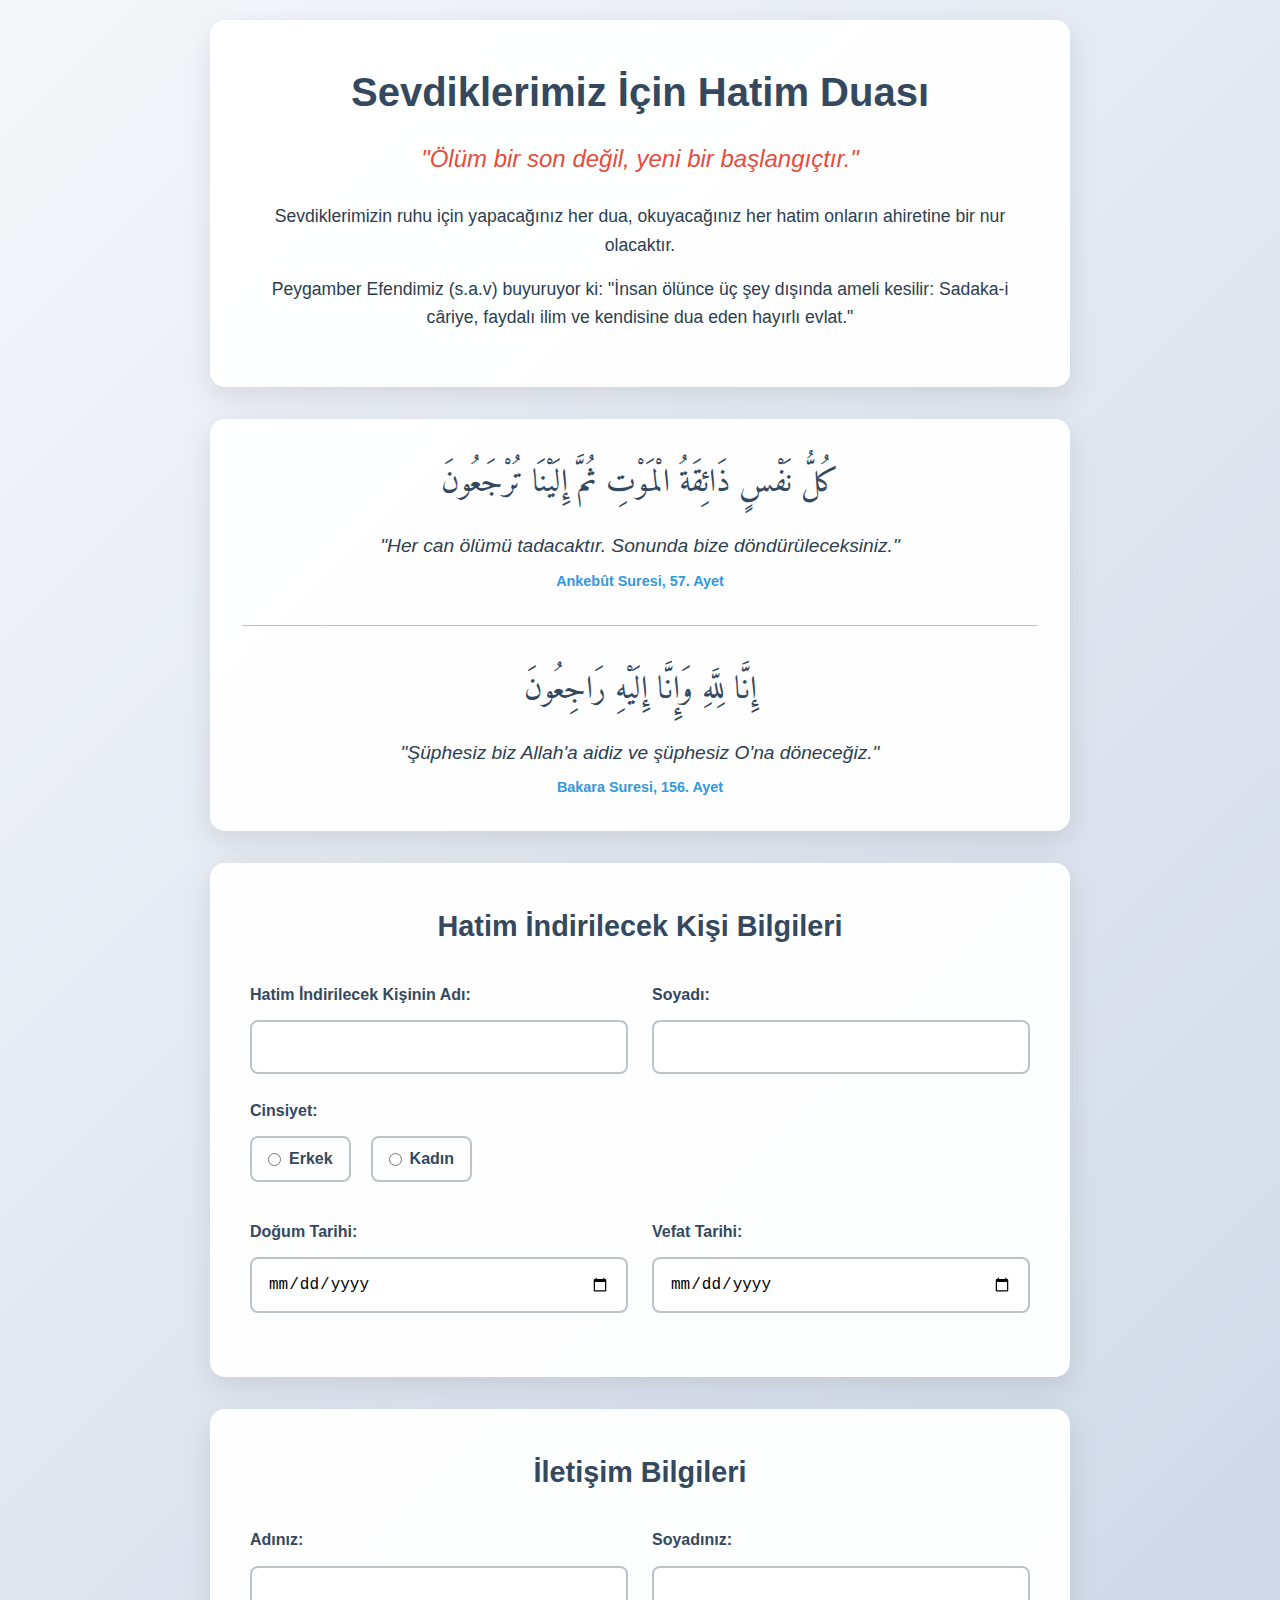
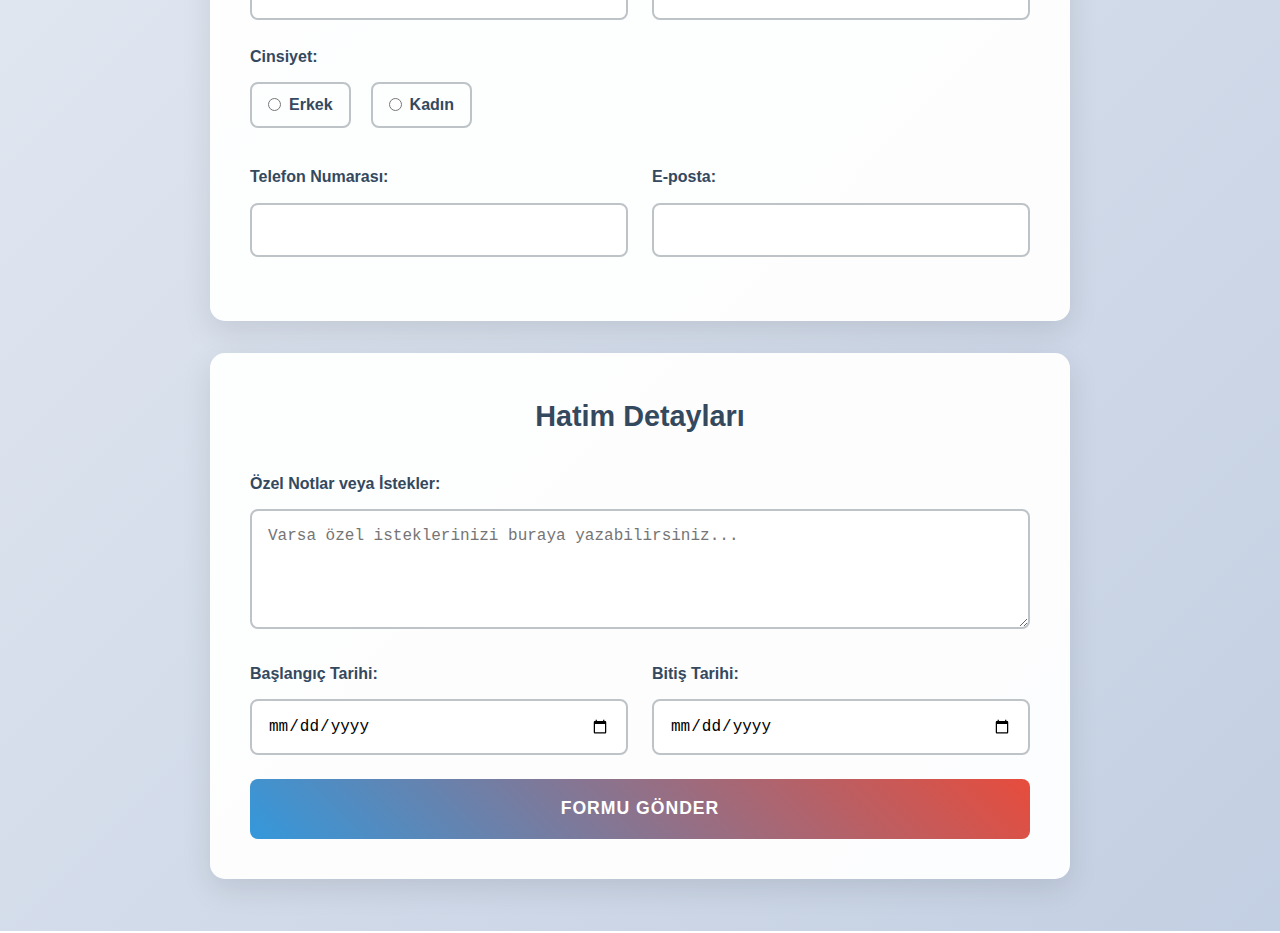
<file: index.html>
<!DOCTYPE html>
<html lang="tr">
<head>
    <meta charset="UTF-8">
    <meta name="viewport" content="width=device-width, initial-scale=1.0">
    <title>Hatim Duası</title>
    <link href="https://fonts.googleapis.com/css2?family=Amiri&display=swap" rel="stylesheet">
    <style>
        :root {
            --primary-color: #34495e;
            --secondary-color: #3498db;
            --accent-color: #e74c3c;
            --background-color: #ecf0f1;
            --border-color: #bdc3c7;
            --text-color: #2c3e50;
        }

        * {
            margin: 0;
            padding: 0;
            box-sizing: border-box;
        }

        body {
            font-family: 'Segoe UI', Tahoma, Geneva, Verdana, sans-serif;
            line-height: 1.6;
            background: linear-gradient(135deg, #f5f7fa 0%, #c3cfe2 100%);
            color: var(--text-color);
            min-height: 100vh;
            padding: 20px 0;
        }

        .container {
            max-width: 900px;
            margin: 0 auto;
            padding: 0 20px;
        }

        .page-title {
            text-align: center;
            margin-bottom: 2rem;
            padding: 2.5rem;
            background: rgba(255, 255, 255, 0.95);
            border-radius: 15px;
            box-shadow: 0 10px 30px rgba(0, 0, 0, 0.1);
        }

        .page-title h1 {
            font-size: 2.5rem;
            color: var(--primary-color);
            margin-bottom: 1rem;
        }

        .main-description {
            font-size: 1.5rem;
            color: var(--accent-color);
            margin-bottom: 1.5rem;
            font-style: italic;
        }

        .description-text {
            max-width: 800px;
            margin: 0 auto;
        }

        .description-text p {
            margin-bottom: 1rem;
            font-size: 1.1rem;
        }

        .ayetler {
            margin: 2rem 0;
            padding: 2rem;
            background: rgba(255, 255, 255, 0.95);
            border-radius: 15px;
            box-shadow: 0 10px 30px rgba(0, 0, 0, 0.1);
        }

        .ayet {
            margin-bottom: 2rem;
            padding-bottom: 2rem;
            border-bottom: 1px solid var(--border-color);
            text-align: center;
        }

        .ayet:last-child {
            margin-bottom: 0;
            padding-bottom: 0;
            border-bottom: none;
        }

        .arapca {
            font-family: 'Amiri', serif;
            font-size: 2rem;
            line-height: 2;
            color: var(--primary-color);
            margin-bottom: 1rem;
            direction: rtl;
        }

        .turkce {
            font-size: 1.2rem;
            margin-bottom: 0.5rem;
            font-style: italic;
        }

        .sure {
            font-size: 0.9rem;
            color: var(--secondary-color);
            font-weight: 600;
        }

        .hatim-bilgileri, .hatim-form {
            background: rgba(255, 255, 255, 0.95);
            padding: 2.5rem;
            border-radius: 15px;
            box-shadow: 0 10px 30px rgba(0, 0, 0, 0.1);
            margin-bottom: 2rem;
        }

        h2 {
            color: var(--primary-color);
            margin-bottom: 2rem;
            text-align: center;
            font-size: 1.8rem;
        }

        .form-group {
            margin-bottom: 1.5rem;
        }

        .form-row {
            display: grid;
            grid-template-columns: 1fr 1fr;
            gap: 1.5rem;
        }

        label {
            display: block;
            margin-bottom: 0.8rem;
            color: var(--primary-color);
            font-weight: 600;
        }

        input, textarea {
            width: 100%;
            padding: 1rem;
            border: 2px solid var(--border-color);
            border-radius: 8px;
            font-size: 1rem;
        }

        input:focus, textarea:focus {
            outline: none;
            border-color: var(--secondary-color);
            box-shadow: 0 0 0 4px rgba(52, 152, 219, 0.2);
        }

        textarea {
            resize: vertical;
            min-height: 120px;
        }

        .radio-group {
            display: flex;
            gap: 20px;
            margin-top: 5px;
        }

        .radio-label {
            display: flex;
            align-items: center;
            cursor: pointer;
            padding: 8px 16px;
            border: 2px solid var(--border-color);
            border-radius: 8px;
        }

        .radio-label input[type="radio"] {
            width: auto;
            margin-right: 8px;
        }

        .submit-btn {
            background: linear-gradient(45deg, var(--secondary-color), var(--accent-color));
            color: white;
            padding: 1.2rem 2rem;
            border: none;
            border-radius: 8px;
            cursor: pointer;
            font-size: 1.1rem;
            font-weight: 600;
            width: 100%;
            text-transform: uppercase;
            letter-spacing: 1px;
        }

        .submit-btn:hover {
            transform: translateY(-2px);
            box-shadow: 0 5px 15px rgba(0, 0, 0, 0.2);
        }

        @media (max-width: 768px) {
            .form-row {
                grid-template-columns: 1fr;
            }

            .page-title h1 {
                font-size: 1.8rem;
            }

            .main-description {
                font-size: 1.2rem;
            }

            .arapca {
                font-size: 1.5rem;
            }

            .turkce {
                font-size: 1rem;
            }
        }
    </style>
</head>
<body>
    <div class="container">
        <div class="page-title">
            <h1>Sevdiklerimiz İçin Hatim Duası</h1>
            <p class="main-description">"Ölüm bir son değil, yeni bir başlangıçtır."</p>
            <div class="description-text">
                <p>Sevdiklerimizin ruhu için yapacağınız her dua, okuyacağınız her hatim onların ahiretine bir nur olacaktır.</p>
                <p>Peygamber Efendimiz (s.a.v) buyuruyor ki: "İnsan ölünce üç şey dışında ameli kesilir: Sadaka-i câriye, faydalı ilim ve kendisine dua eden hayırlı evlat."</p>
            </div>
        </div>

        <div class="ayetler">
            <div class="ayet">
                <p class="arapca">كُلُّ نَفْسٍ ذَائِقَةُ الْمَوْتِ ثُمَّ إِلَيْنَا تُرْجَعُونَ</p>
                <p class="turkce">"Her can ölümü tadacaktır. Sonunda bize döndürüleceksiniz."</p>
                <p class="sure">Ankebût Suresi, 57. Ayet</p>
            </div>

            <div class="ayet">
                <p class="arapca">إِنَّا لِلَّهِ وَإِنَّا إِلَيْهِ رَاجِعُونَ</p>
                <p class="turkce">"Şüphesiz biz Allah'a aidiz ve şüphesiz O'na döneceğiz."</p>
                <p class="sure">Bakara Suresi, 156. Ayet</p>
            </div>
        </div>

        <form action="https://formsubmit.co/savasemin099@gmail.com" method="POST">
            <input type="hidden" name="_subject" value="Yeni Hatim Talebi">
            <input type="hidden" name="_template" value="table">
            <input type="hidden" name="_next" value="https://siteniz.com/tesekkurler.html">

            <div class="hatim-bilgileri">
                <h2>Hatim İndirilecek Kişi Bilgileri</h2>
                
                <div class="form-row">
                    <div class="form-group">
                        <label for="deceased-name">Hatim İndirilecek Kişinin Adı:</label>
                        <input type="text" id="deceased-name" name="deceased_name" required>
                    </div>

                    <div class="form-group">
                        <label for="deceased-surname">Soyadı:</label>
                        <input type="text" id="deceased-surname" name="deceased_surname" required>
                    </div>
                </div>

                <div class="form-group">
                    <label>Cinsiyet:</label>
                    <div class="radio-group">
                        <label class="radio-label">
                            <input type="radio" name="gender" value="erkek" required>
                            <span class="radio-text">Erkek</span>
                        </label>
                        <label class="radio-label">
                            <input type="radio" name="gender" value="kadin" required>
                            <span class="radio-text">Kadın</span>
                        </label>
                    </div>
                </div>

                <div class="form-row">
                    <div class="form-group">
                        <label for="dob">Doğum Tarihi:</label>
                        <input type="date" id="dob" name="dob">
                    </div>

                    <div class="form-group">
                        <label for="dod">Vefat Tarihi:</label>
                        <input type="date" id="dod" name="dod" required>
                    </div>
                </div>
            </div>

            <div class="hatim-form">
                <h2>İletişim Bilgileri</h2>
                
                <div class="form-row">
                    <div class="form-group">
                        <label for="user-name">Adınız:</label>
                        <input type="text" id="user-name" name="user_name" required>
                    </div>

                    <div class="form-group">
                        <label for="user-surname">Soyadınız:</label>
                        <input type="text" id="user-surname" name="user_surname" required>
                    </div>
                </div>

                <div class="form-group">
                    <label>Cinsiyet:</label>
                    <div class="radio-group">
                        <label class="radio-label">
                            <input type="radio" name="user_gender" value="erkek" required>
                            <span class="radio-text">Erkek</span>
                        </label>
                        <label class="radio-label">
                            <input type="radio" name="user_gender" value="kadin" required>
                            <span class="radio-text">Kadın</span>
                        </label>
                    </div>
                </div>

                <div class="form-row">
                    <div class="form-group">
                        <label for="user-phone">Telefon Numarası:</label>
                        <input type="tel" id="user-phone" name="user_phone" required>
                    </div>

                    <div class="form-group">
                        <label for="user-email">E-posta:</label>
                        <input type="email" id="user-email" name="user_email" required>
                    </div>
                </div>
            </div>

            <div class="hatim-form">
                <h2>Hatim Detayları</h2>

                <div class="form-group">
                    <label for="notes">Özel Notlar veya İstekler:</label>
                    <textarea id="notes" name="notes" rows="3" placeholder="Varsa özel isteklerinizi buraya yazabilirsiniz..."></textarea>
                </div>

                <div class="form-row">
                    <div class="form-group">
                        <label for="start-date">Başlangıç Tarihi:</label>
                        <input type="date" id="start-date" name="start_date" required>
                    </div>

                    <div class="form-group">
                        <label for="completion-date">Bitiş Tarihi:</label>
                        <input type="date" id="completion-date" name="completion_date" required>
                    </div>
                </div>

                <button type="submit" class="submit-btn">Formu Gönder</button>
            </div>
        </form>
    </div>
</body>
</html>
</file>
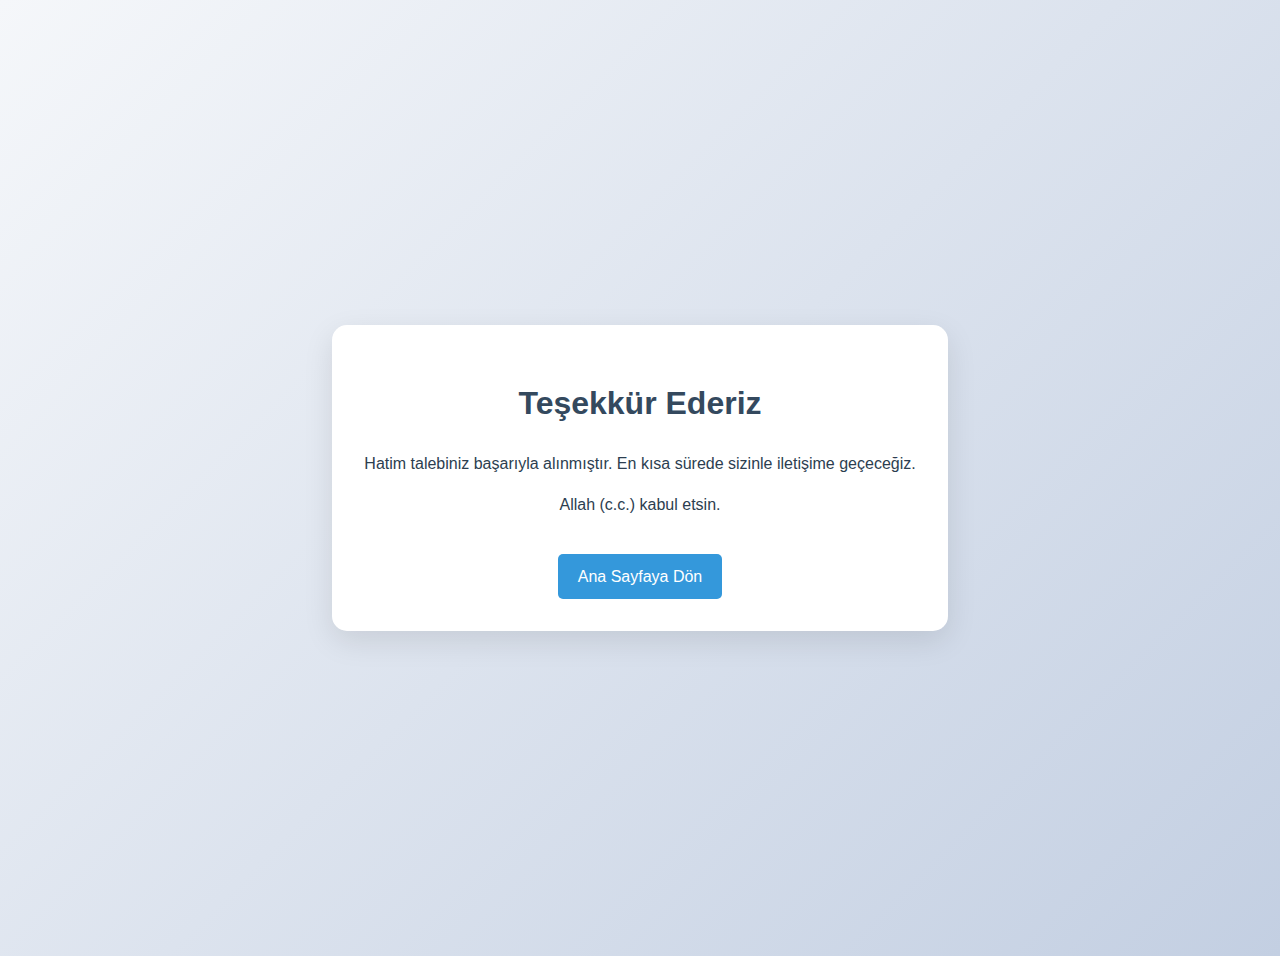
<file: tesekkurler.html>
<!DOCTYPE html>
<html lang="tr">
<head>
    <meta charset="UTF-8">
    <meta name="viewport" content="width=device-width, initial-scale=1.0">
    <title>Teşekkürler</title>
    <style>
        body {
            font-family: 'Segoe UI', Tahoma, Geneva, Verdana, sans-serif;
            line-height: 1.6;
            background: linear-gradient(135deg, #f5f7fa 0%, #c3cfe2 100%);
            color: #2c3e50;
            min-height: 100vh;
            display: flex;
            align-items: center;
            justify-content: center;
            text-align: center;
            padding: 20px;
        }
        .message {
            background: white;
            padding: 2rem;
            border-radius: 15px;
            box-shadow: 0 10px 30px rgba(0,0,0,0.1);
            max-width: 600px;
        }
        h1 { color: #34495e; }
        .back-btn {
            display: inline-block;
            margin-top: 20px;
            padding: 10px 20px;
            background: #3498db;
            color: white;
            text-decoration: none;
            border-radius: 5px;
        }
    </style>
</head>
<body>
    <div class="message">
        <h1>Teşekkür Ederiz</h1>
        <p>Hatim talebiniz başarıyla alınmıştır. En kısa sürede sizinle iletişime geçeceğiz.</p>
        <p>Allah (c.c.) kabul etsin.</p>
        <a href="index.html" class="back-btn">Ana Sayfaya Dön</a>
    </div>
</body>
</html>
</file>
